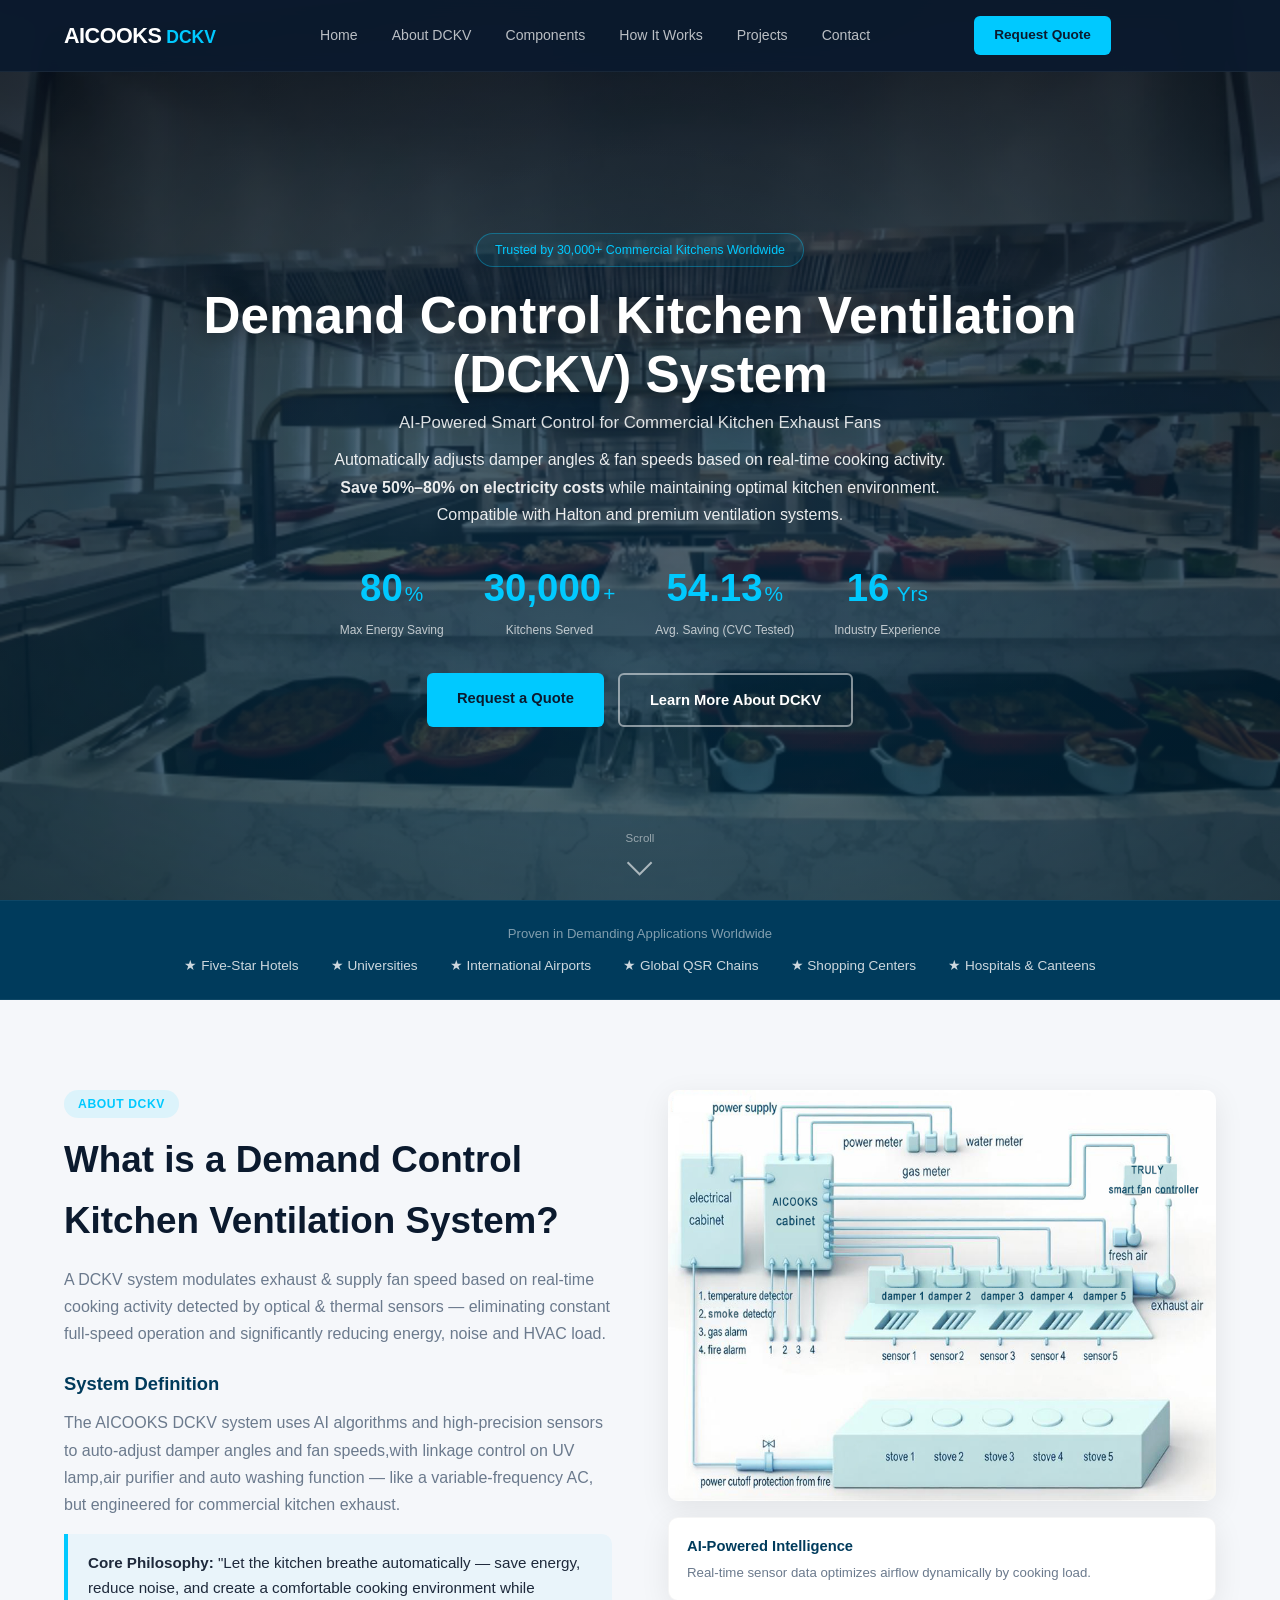
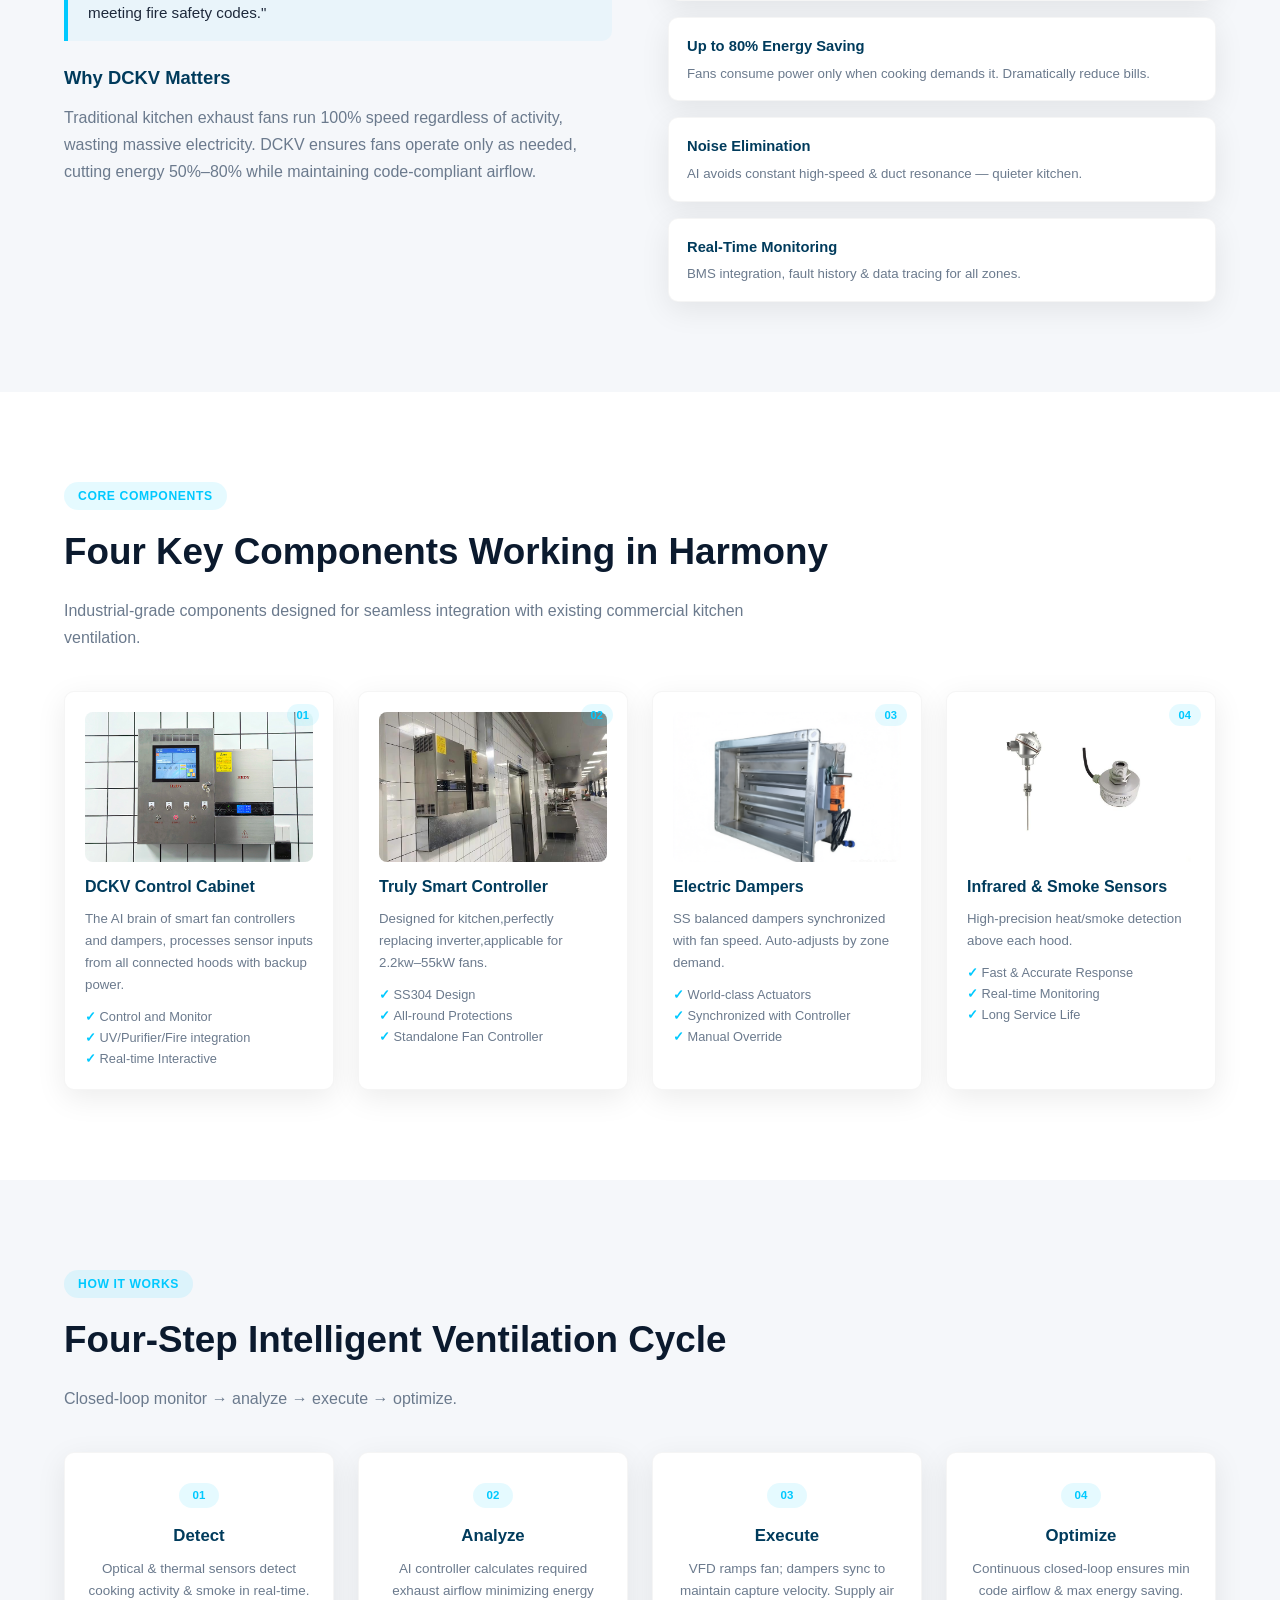
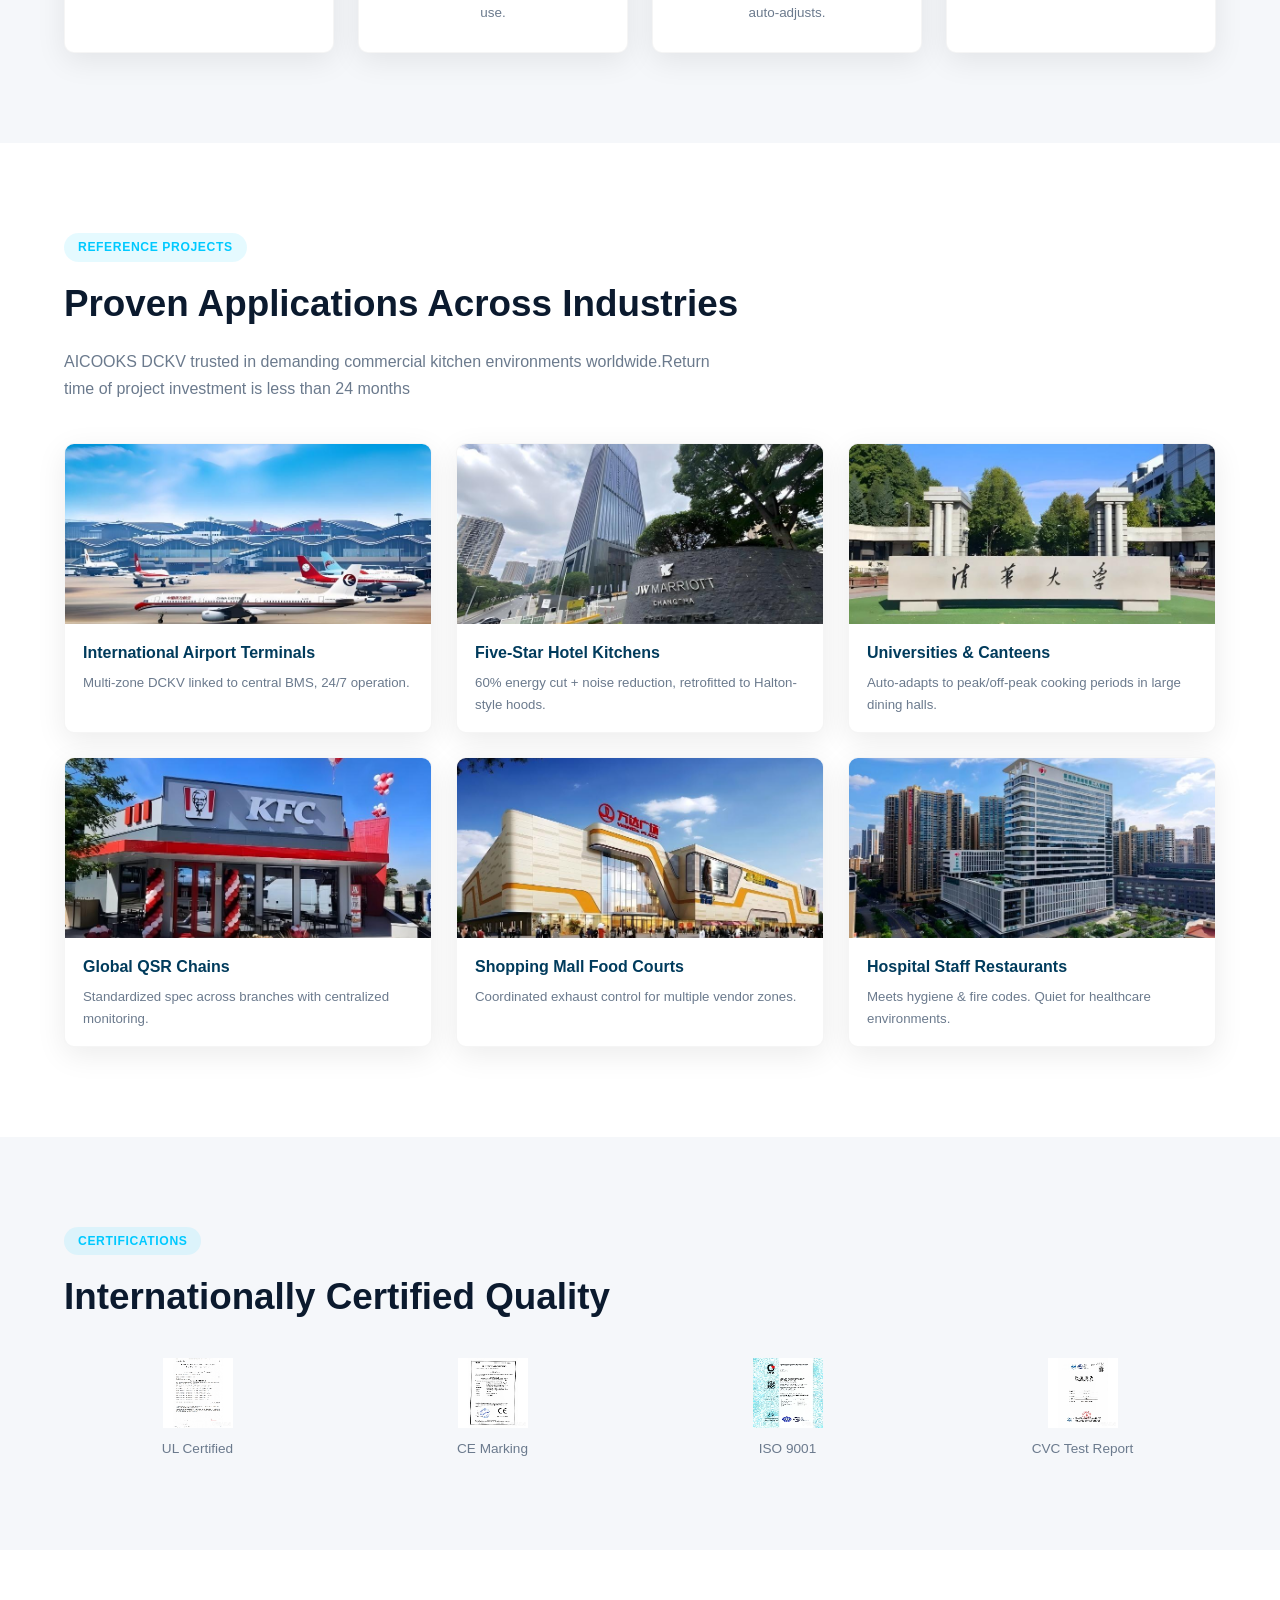
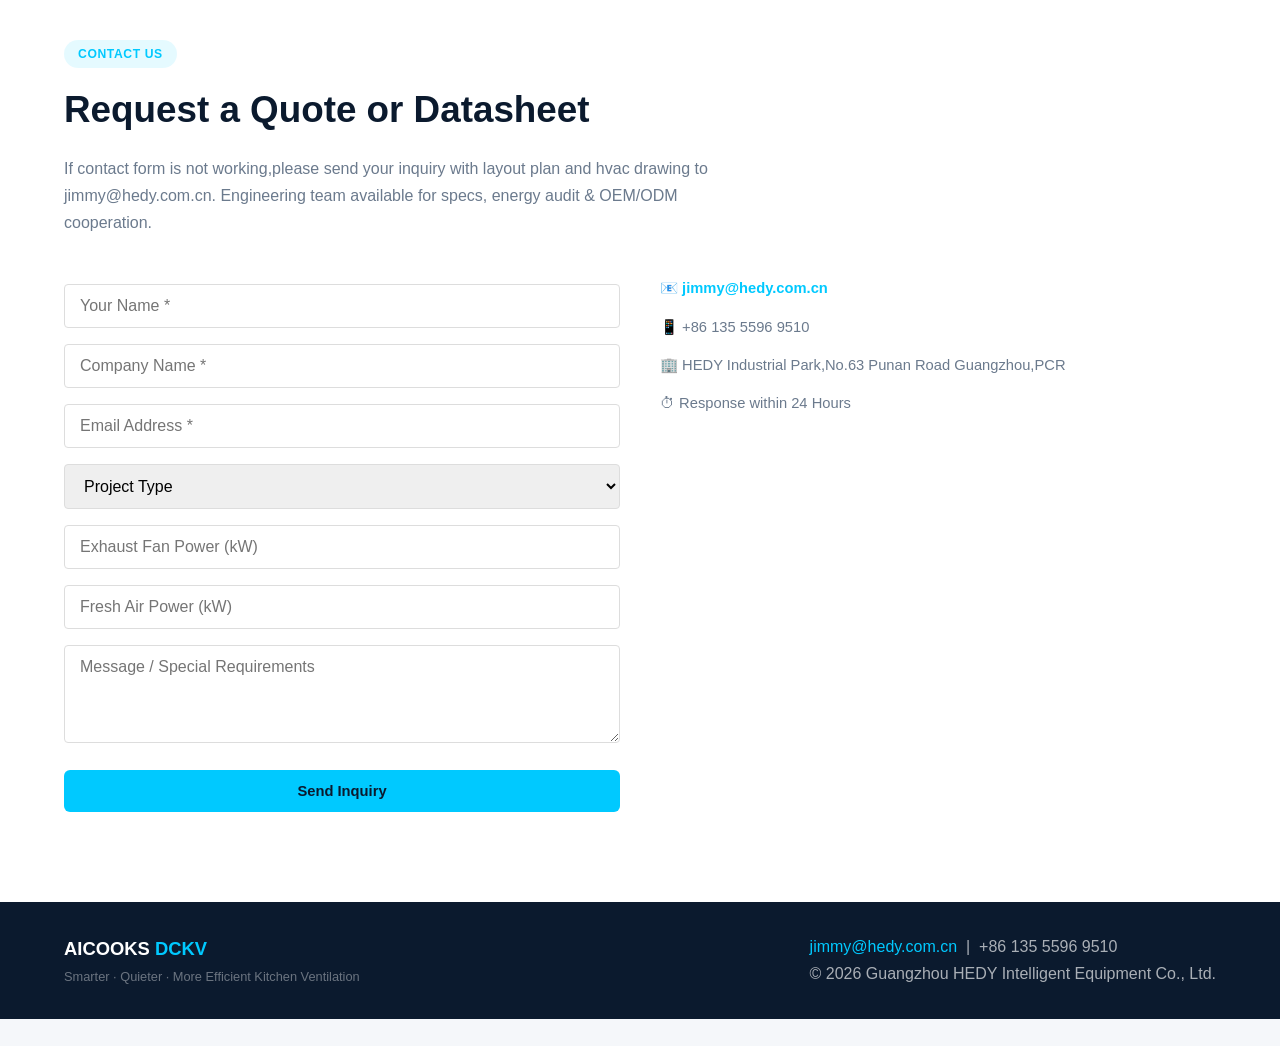
<file: index.html>
<!DOCTYPE html>
<html lang="en">
<head>
<meta charset="UTF-8">
<meta name="viewport" content="width=device-width, initial-scale=1.0">
<title>AICOOKS DCKV | Demand Control Kitchen Ventilation System – Up to 80% Energy Saving</title>
<meta name="description" content="AICOOKS DCKV – Demand Control Kitchen Ventilation System for commercial kitchens. Save 50–80% energy with AI-powered VFD control, sensors & dampers. Compatible with Halton systems. UL & CE Certified.">
<meta name="keywords" content="DCKV system, demand control kitchen ventilation, commercial kitchen exhaust VFD, Halton compatible DCKV, energy saving kitchen hood, kitchen exhaust controller China manufacturer">
<link rel="canonical" href="https://aicooks-dckv.com/">
<meta property="og:title" content="AICOOKS DCKV – Demand Control Kitchen Ventilation System">
<meta property="og:description" content="Smart DCKV & VFD panels for commercial kitchen exhaust. Save up to 80% energy. Compatible with Halton systems.Return of Investment less than 24 months">
<meta property="og:type" content="website">
<meta property="og:url" content="https://aicooks-dckv.com/">
<meta property="og:image" content="https://aicooks-dckv.com/images/hero-bg.png">
<link rel="stylesheet" href="styles.css">
</head>
<body>

<!-- Navbar -->
<nav class="navbar" id="navbar">
  <div class="container nav-inner">
    <a href="#home" class="logo">
      <span class="logo-brand">AICOOKS</span><span class="logo-dckv"> DCKV</span>
    </a>
    <ul class="nav-links" id="navLinks">
      <li><a href="#home" class="nav-link active">Home</a></li>
      <li><a href="#about" class="nav-link">About DCKV</a></li>
      <li><a href="#components" class="nav-link">Components</a></li>
      <li><a href="#how" class="nav-link">How It Works</a></li>
      <li><a href="#projects" class="nav-link">Projects</a></li>
      <li><a href="#contact" class="nav-link">Contact</a></li>
   </ul>
<a href="" class="btn-nav">Request Quote</a >
<div id="google_translate_element" style="display:inline-block; margin-left:15px;"></div>
    <button class="hamburger" id="hamburger" aria-label="Menu"><span></span><span></span><span></span></button>
  </div>
</nav>

<!-- Hero -->
<section class="hero has-bg" id="home">
  <div class="hero-overlay"></div>
  <div class="container hero-inner">
    <div class="hero-badge">Trusted by 30,000+ Commercial Kitchens Worldwide</div>
    <h1 class="hero-title">
    Demand Control Kitchen Ventilation (DCKV) System
    <span class="hero-sub">AI-Powered Smart Control for Commercial Kitchen Exhaust Fans</span>
</h1>
    <p class="hero-desc">
      Automatically adjusts damper angles & fan speeds based on real-time cooking activity.<br>
      <strong>Save 50%–80% on electricity costs</strong> while maintaining optimal kitchen environment.<br>
      Compatible with Halton and premium ventilation systems.
    </p>
    <div class="hero-stats">
      <div class="stat"><span class="stat-num" data-target="80">0</span><span class="stat-unit">%</span><span class="stat-label">Max Energy Saving</span></div>
      <div class="stat"><span class="stat-num" data-target="30000">0</span><span class="stat-unit">+</span><span class="stat-label">Kitchens Served</span></div>
      <div class="stat"><span class="stat-num" data-target="54.13">0</span><span class="stat-unit">%</span><span class="stat-label">Avg. Saving (CVC Tested)</span></div>
      <div class="stat"><span class="stat-num" data-target="16">0</span><span class="stat-unit"> Yrs</span><span class="stat-label">Industry Experience</span></div>
    </div>
    <div class="hero-btns">
      <a href="#contact" class="btn btn-primary">Request a Quote</a>
      <a href="#about" class="btn btn-outline">Learn More About DCKV</a>
    </div>
  </div>
  <div class="scroll-hint"><span>Scroll</span><div class="scroll-arrow"></div></div>
</section>

<!-- Trust Bar -->
<section class="trust-bar">
  <div class="container">
    <p class="trust-heading">Proven in Demanding Applications Worldwide</p>
    <div class="trust-row">
      <span>★ Five-Star Hotels</span>
      <span>★ Universities</span>
      <span>★ International Airports</span>
      <span>★ Global QSR Chains</span>
      <span>★ Shopping Centers</span>
      <span>★ Hospitals & Canteens</span>
    </div>
  </div>
</section>

<!-- About DCKV -->
<section class="section" id="about">
  <div class="container about-grid">
    <div class="about-text">
      <span class="tag">About DCKV</span>
      <h2 class="section-title">What is a Demand Control Kitchen Ventilation System?</h2>
      <p class="section-desc">
        A DCKV system modulates exhaust & supply fan speed based on real-time cooking activity detected by optical & thermal sensors — eliminating constant full-speed operation and significantly reducing energy, noise and HVAC load.
      </p>
      <h3>System Definition</h3>
      <p>The AICOOKS DCKV system uses AI algorithms and high-precision sensors to auto-adjust damper angles and fan speeds,with linkage control on UV lamp,air purifier and auto washing function — like a variable-frequency AC, but engineered for commercial kitchen exhaust.</p>
      <div class="highlight-box">
        <strong>Core Philosophy:</strong> "Let the kitchen breathe automatically — save energy, reduce noise, and create a comfortable cooking environment while meeting fire safety codes."
      </div>
      <h3>Why DCKV Matters</h3>
      <p>Traditional kitchen exhaust fans run 100% speed regardless of activity, wasting massive electricity. DCKV ensures fans operate only as needed, cutting energy 50%–80% while maintaining code-compliant airflow.</p>
    </div>
    <div class="about-side">
      <img src="images/system diagram.jpg" alt="DCKV system diagram showing airflow and sensor placement" class="about-img">
      <div class="mini-card"><h4>AI-Powered Intelligence</h4><p>Real-time sensor data optimizes airflow dynamically by cooking load.</p></div>
      <div class="mini-card"><h4>Up to 80% Energy Saving</h4><p>Fans consume power only when cooking demands it. Dramatically reduce bills.</p></div>
      <div class="mini-card"><h4>Noise Elimination</h4><p>AI avoids constant high-speed & duct resonance — quieter kitchen.</p></div>
      <div class="mini-card"><h4>Real-Time Monitoring</h4><p>BMS integration, fault history & data tracing for all zones.</p></div>
    </div>
  </div>
</section>

<!-- Components (4 in a row) -->
<section class="section section-alt" id="components">
  <div class="container">
    <span class="tag">Core Components</span>
    <h2 class="section-title">Four Key Components Working in Harmony</h2>
    <p class="section-desc">Industrial-grade components designed for seamless integration with existing commercial kitchen ventilation.</p>
    <div class="comp-grid">
      <div class="comp-card fade">
        <span class="comp-no">01</span>
        <img src="images/aicooks cabinet.jpg" alt="DCKV Control Cabinet with VFD drives" class="comp-img">
        <h3>DCKV Control Cabinet</h3>
        <p>The AI brain of smart fan controllers and dampers, processes sensor inputs from all connected hoods with backup power.</p>
        <ul><li>Control and Monitor</li><li>UV/Purifier/Fire integration</li><li>Real-time Interactive</li></ul>
      </div>
      <div class="comp-card fade">
        <span class="comp-no">02</span>
        <img src="images/controller.jpg" alt="Truly Smart Controller" class="comp-img">
        <h3>Truly Smart Controller</h3>
        <p>Designed for kitchen,perfectly replacing inverter,applicable for 2.2kw–55kW fans.</p>
        <ul><li>SS304 Design</li><li>All-round Protections</li><li>Standalone Fan Controller</li></ul>
      </div>
      <div class="comp-card fade">
        <span class="comp-no">03</span>
        <img src="images/damper.png" alt="Electric modulating damper" class="comp-img">
        <h3>Electric Dampers</h3>
        <p>SS balanced dampers synchronized with fan speed. Auto-adjusts by zone demand.</p>
        <ul><li>World-class Actuators</li><li>Synchronized with Controller</li><li>Manual Override</li></ul>
      </div>
      <div class="comp-card fade">
        <span class="comp-no">04</span>
        <img src="images/sensor.jpg" alt="Infrared & smoke sensors for DCKV" class="comp-img">
        <h3>Infrared & Smoke Sensors</h3>
        <p>High-precision heat/smoke detection above each hood.</p>
        <ul><li>Fast & Accurate Response</li><li>Real-time Monitoring</li><li>Long Service Life</li></ul>
      </div>
    </div>
  </div>
</section>

<!-- How It Works -->
<section class="section" id="how">
  <div class="container">
    <span class="tag">How It Works</span>
    <h2 class="section-title">Four-Step Intelligent Ventilation Cycle</h2>
    <p class="section-desc">Closed-loop monitor → analyze → execute → optimize.</p>
    <div class="step-grid">
      <div class="step-card fade"><div class="step-no">01</div><h3>Detect</h3><p>Optical & thermal sensors detect cooking activity & smoke in real-time.</p></div>
      <div class="step-card fade"><div class="step-no">02</div><h3>Analyze</h3><p>AI controller calculates required exhaust airflow minimizing energy use.</p></div>
      <div class="step-card fade"><div class="step-no">03</div><h3>Execute</h3><p>VFD ramps fan; dampers sync to maintain capture velocity. Supply air auto-adjusts.</p></div>
      <div class="step-card fade"><div class="step-no">04</div><h3>Optimize</h3><p>Continuous closed-loop ensures min code airflow & max energy saving.</p></div>
    </div>
  </div>
</section>

<!-- Projects (3×2 = 6) -->
<section class="section section-alt" id="projects">
  <div class="container">
    <span class="tag">Reference Projects</span>
    <h2 class="section-title">Proven Applications Across Industries</h2>
    <p class="section-desc">AICOOKS DCKV trusted in demanding commercial kitchen environments worldwide.Return time of project investment is less than 24 months</p>
    <div class="proj-grid">
      <div class="proj-card fade"><img src="images/case-airport.jpg" alt="Airport DCKV" class="proj-img"><div class="proj-body"><h3>International Airport Terminals</h3><p>Multi-zone DCKV linked to central BMS, 24/7 operation.</p></div></div>
      <div class="proj-card fade"><img src="images/case-hotel.jpg" alt="Hotel DCKV" class="proj-img"><div class="proj-body"><h3>Five-Star Hotel Kitchens</h3><p>60% energy cut + noise reduction, retrofitted to Halton-style hoods.</p></div></div>
      <div class="proj-card fade"><img src="images/case-university.jpg" alt="University DCKV" class="proj-img"><div class="proj-body"><h3>Universities & Canteens</h3><p>Auto-adapts to peak/off-peak cooking periods in large dining halls.</p></div></div>
      <div class="proj-card fade"><img src="images/case-qsr.jpg" alt="QSR DCKV" class="proj-img"><div class="proj-body"><h3>Global QSR Chains</h3><p>Standardized spec across branches with centralized monitoring.</p></div></div>
      <div class="proj-card fade"><img src="images/case-mall.jpg" alt="Mall Foodcourt DCKV" class="proj-img"><div class="proj-body"><h3>Shopping Mall Food Courts</h3><p>Coordinated exhaust control for multiple vendor zones.</p></div></div>
      <div class="proj-card fade"><img src="images/case-hospital.jpg" alt="Hospital DCKV" class="proj-img"><div class="proj-body"><h3>Hospital Staff Restaurants</h3><p>Meets hygiene & fire codes. Quiet for healthcare environments.</p></div></div>
    </div>
  </div>
</section>

<!-- Certifications -->
<section class="section">
  <div class="container">
    <span class="tag">Certifications</span>
    <h2 class="section-title">Internationally Certified Quality</h2>
    <div class="cert-grid">
      <div class="cert-item fade"><img src="images/certificate ul.png" alt="UL" class="cert-img"><p>UL Certified</p></div>
      <div class="cert-item fade"><img src="images/certificate ce.png" alt="CE" class="cert-img"><p>CE Marking</p></div>
      <div class="cert-item fade"><img src="images/certificate iso9001.png" alt="ISO 9001" class="cert-img"><p>ISO 9001</p></div>
      <div class="cert-item fade"><img src="images/certificate cvc.png" alt="CVC Test Report" class="cert-img"><p>CVC Test Report</p></div>
    </div>
  </div>
</section>

<!-- Contact -->
<section class="section section-alt" id="contact">
  <div class="container">
    <span class="tag">Contact Us</span>
    <h2 class="section-title">Request a Quote or Datasheet</h2>
    <p class="section-desc">If contact form is not working,please send your inquiry with layout plan and hvac drawing to jimmy@hedy.com.cn. Engineering team available for specs, energy audit & OEM/ODM cooperation.</p >

    <!-- 左右两栏布局：表单 + 联系信息，自动并排 -->
    <div class="contact-wrap" style="display: grid; grid-template-columns: 1fr 1fr; gap: 40px; align-items: start;">
      <!-- 左侧表单 -->
      <div>
        <form id="contactForm" action="https://api.web3forms.com/submit" method="POST">
          <input type="hidden" name="access_key" value="5befd1ff-9cb9-48b8-8c54-34ddc913381e">
          <input type="hidden" name="subject" value="New Inquiry from AICOOKS Website">
          <input type="hidden" name="botcheck" style="display: none;">

          <!-- 统一字体、尺寸，全部输入框样式完全统一 -->
          <input type="text" name="name" placeholder="Your Name *" required style="width:100%; padding:12px 15px; margin:8px 0; border:1px solid #ddd; border-radius:4px; box-sizing:border-box; font-family:inherit; font-size:16px;">
          <input type="text" name="company" placeholder="Company Name *" required style="width:100%; padding:12px 15px; margin:8px 0; border:1px solid #ddd; border-radius:4px; box-sizing:border-box; font-family:inherit; font-size:16px;">
          <input type="email" name="email" placeholder="Email Address *" required style="width:100%; padding:12px 15px; margin:8px 0; border:1px solid #ddd; border-radius:4px; box-sizing:border-box; font-family:inherit; font-size:16px;">
          
          <select name="projectType" required style="width:100%; padding:12px 15px; margin:8px 0; border:1px solid #ddd; border-radius:4px; box-sizing:border-box; font-family:inherit; font-size:16px;">
            <option value="">Project Type</option>
            <option>New Build</option>
            <option>Retrofit</option>
            <option>Distributor</option>
            <option>OEM/ODM</option>
          </select>

          <input type="text" name="exhaustPower" placeholder="Exhaust Fan Power (kW)" style="width:100%; padding:12px 15px; margin:8px 0; border:1px solid #ddd; border-radius:4px; box-sizing:border-box; font-family:inherit; font-size:16px;">
          <input type="text" name="freshPower" placeholder="Fresh Air Power (kW)" style="width:100%; padding:12px 15px; margin:8px 0; border:1px solid #ddd; border-radius:4px; box-sizing:border-box; font-family:inherit; font-size:16px;">
          
          <!-- 文本域继承全局字体，和其他输入框完全一致 -->
          <textarea name="message" placeholder="Message / Special Requirements" rows="4" style="width:100%; padding:12px 15px; margin:8px 0; border:1px solid #ddd; border-radius:4px; box-sizing:border-box; font-family:inherit; font-size:16px;"></textarea>

          <button class="btn btn-primary" type="submit" style="width:100%; padding:13px; margin-top:10px;">Send Inquiry</button>
        </form>

        <script>
          const form = document.getElementById("contactForm");
          form.addEventListener("submit", async function (e) {
            e.preventDefault();
            const formData = new FormData(form);
            const res = await fetch(form.action, {
              method: form.method,
              body: formData
            });
            const result = await res.json();
            if (result.success) {
              alert("Message sent successfully!");
              form.reset();
            } else {
              alert("Failed to send, please try again later");
            }
          });
        </script>
      </div>

      <!-- 右侧联系信息（和表单并排） -->
      <div class="contact-info">
        <p>📧 <a href=" ">jimmy@hedy.com.cn</a ></p >
        <p>📱 +86 135 5596 9510</p >
        <p>🏢 HEDY Industrial Park,No.63 Punan Road Guangzhou,PCR</p >
        <p>⏱ Response within 24 Hours</p >
      </div>
    </div>
  </div>
</section>

<!-- Footer -->
<footer>
  <div class="container footer-inner">
    <div>
      <p class="footer-brand"><strong>AICOOKS <span style="color:#00C9FF">DCKV</span></strong></p>
      <p class="footer-sub">Smarter · Quieter · More Efficient Kitchen Ventilation</p>
    </div>
    <div>
      <p><a href="mailto:jimmy@hedy.com.cn">jimmy@hedy.com.cn</a> &nbsp;|&nbsp; +86 135 5596 9510</p>
      <p>&copy; 2026 Guangzhou HEDY Intelligent Equipment Co., Ltd.</p>
    </div>
  </div>
</footer>
<script type="text/javascript">
/* Counter Animation */
const obs=new IntersectionObserver(entries=>{
entries.forEach(e=>{
  if(e.isIntersecting){
    document.querySelectorAll('.stat-num[data-target]').forEach(el=>{
      const t=+el.dataset.target,n=Math.ceil(t/60);
      let c=0;
      const i=setInterval(()=>{c+=n;if(c>t){el.textContent=t.toLocaleString();clearInterval(i)}else el.textContent=c;},22);
    });
    obs.unobserve(e.target)
  }
})
},{threshold:.4});
obs.observe(document.querySelector('.hero'));

/* Hamburger */
document.getElementById('hamburger').onclick=()=>document.getElementById('navLinks').classList.toggle('open');

/* Active nav on scroll */
const secs=document.querySelectorAll('section[id].nav');
window.addEventListener('scroll',()=>{
  let cur='';
  secs.forEach(s=>{if(window.scrollY>=s.offsetTop-120)cur=s.id;});
  document.querySelectorAll('.nav-link').forEach(a=>a.classList.toggle('active',a.getAttribute('href')=='#'+cur));
});

/* Fade-in 图片淡入逻辑 */
const fObs=new IntersectionObserver(entries=>entries.forEach(e=>{if(e.isIntersecting)e.target.classList.add('visible')}),{threshold:.12});
document.querySelectorAll('.fade').forEach(el=>fObs.observe(el));
</script>
  
<!-- 谷歌翻译页面全部渲染完成之后 -->
<!-- 你原本的翻译初始化脚本，不动 -->
<script type="text/javascript">
// 仅定义初始化函数，删除window.onload绑定
function googleTranslateElementInit() {
    new google.translate.TranslateElement({
        pageLanguage: 'en',
        // 原有语种 + 东南亚语种：id,th,vi,ms,tl,lo,km,my
        includedLanguages: 'zh-CN,zh-TW,ar,en,es,fr,de,ru,pt,it,id,th,vi,ms,tl,lo,km,my,nl,sv,da,pl,hu,ro,bg,el,hr,sk,sl,lv,et,ga,mt,is,sr,hi,ta',
        layout: google.translate.TranslateElement.InlineLayout.SIMPLE,
        autoDisplay: true
    }, 'google_translate_element');
}
</script>
<!-- 引入谷歌核心JS，携带cb回调，加载完成自动执行函数 -->
<script src="https://translate.google.com/translate_a/element.js?cb=googleTranslateElementInit"></script>

<!-- 翻译控件容器 -->
<div id="google_translate_element"></div>
</file>
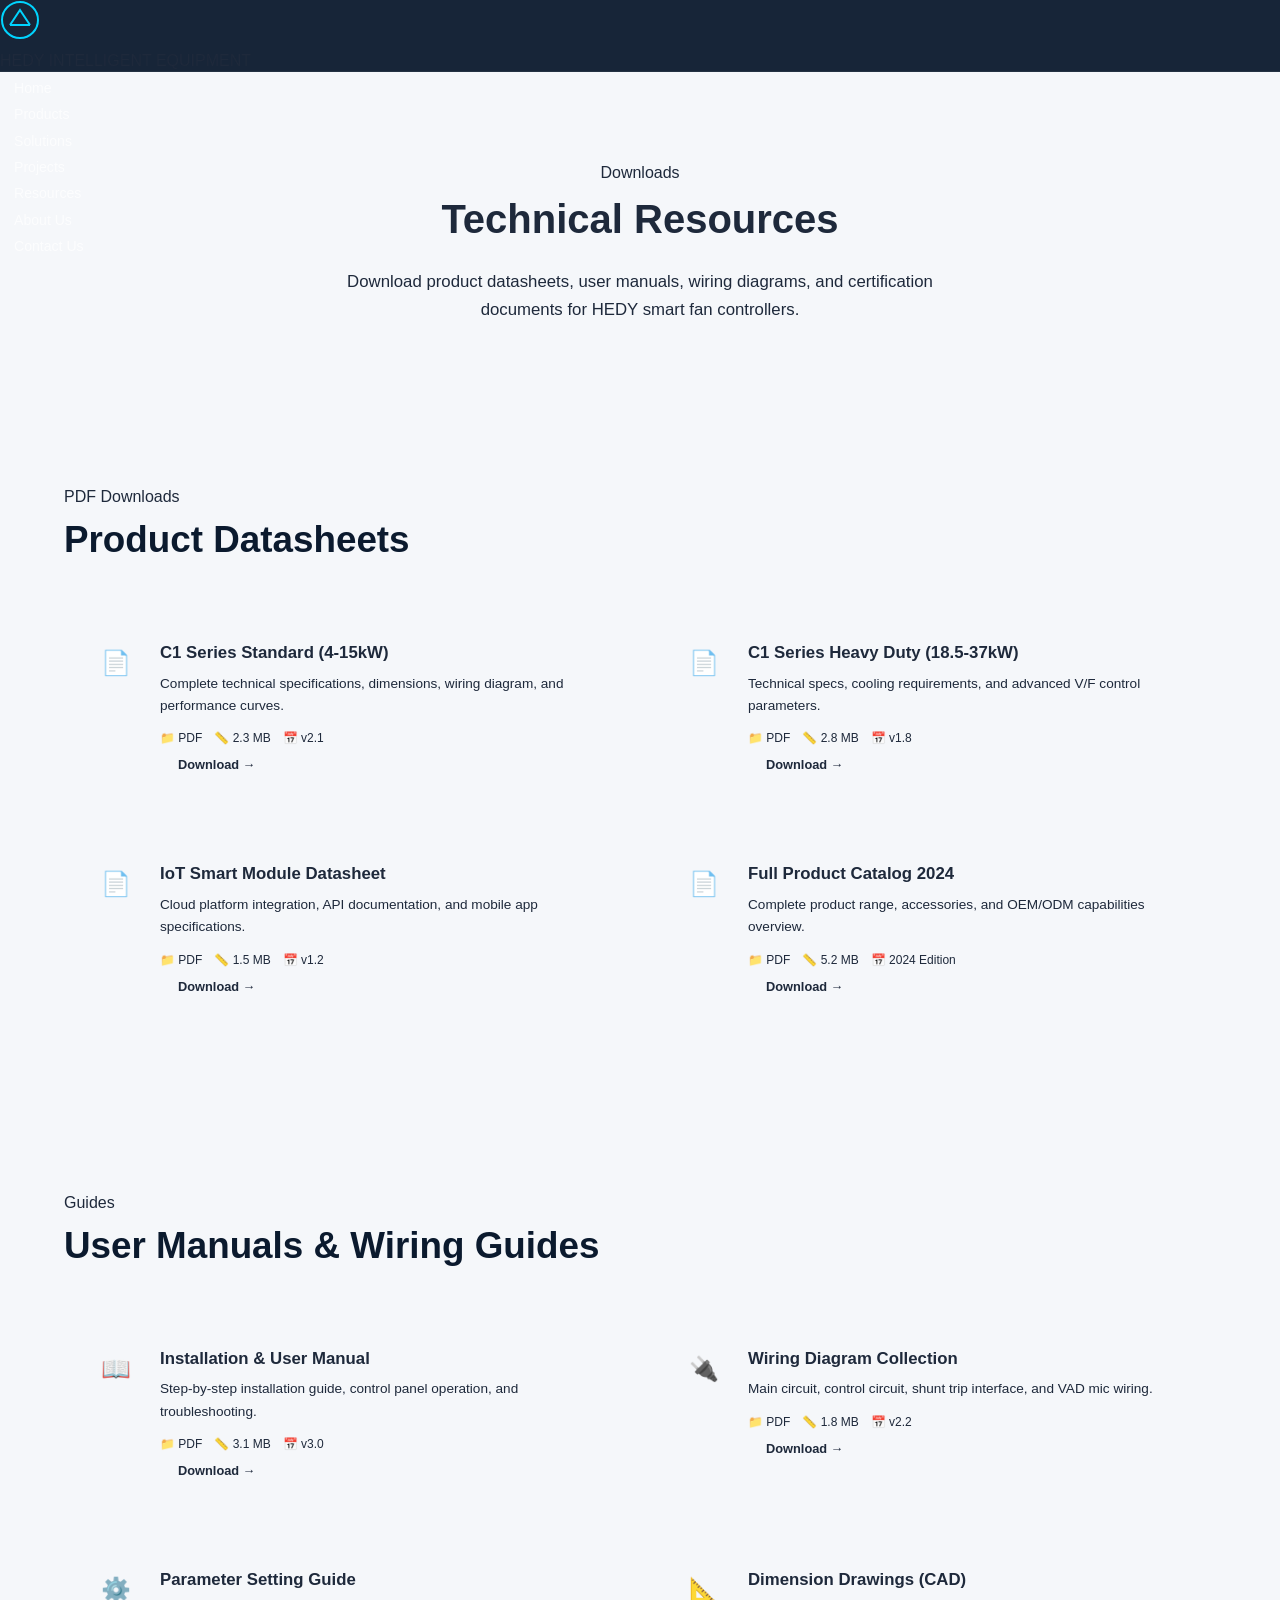
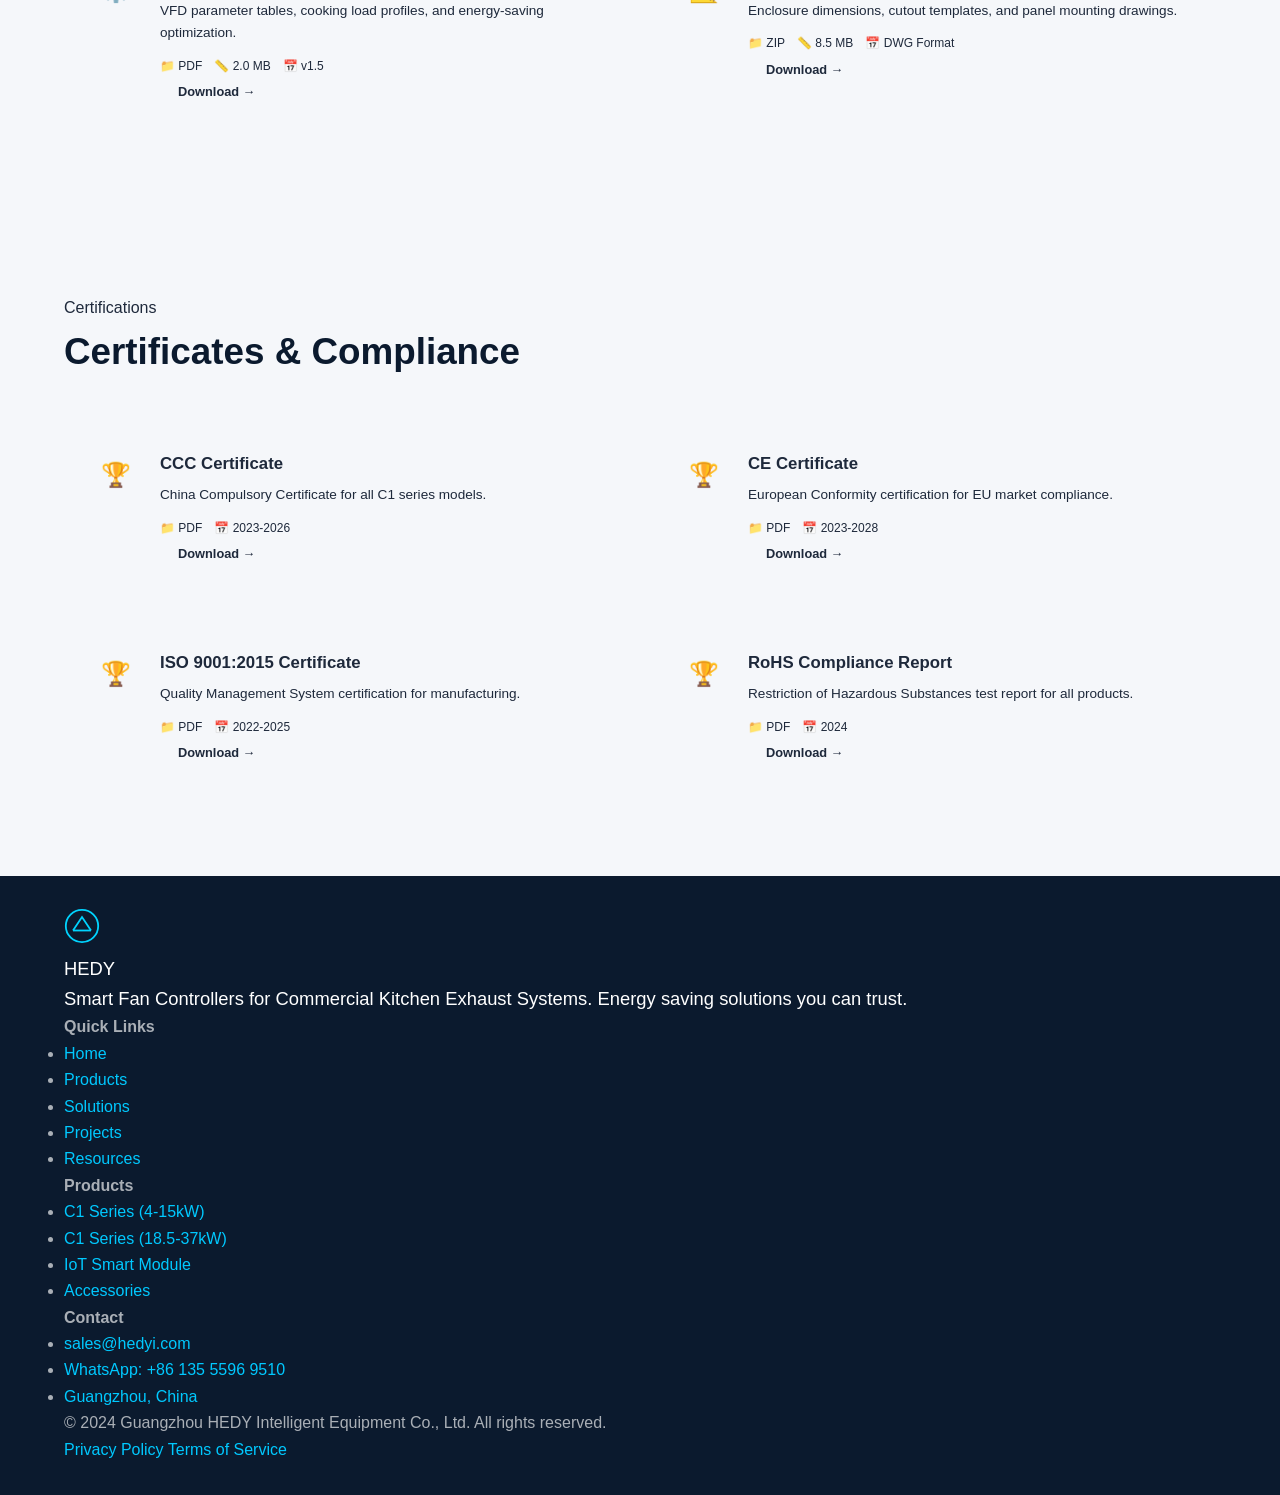
<file: resources.html>
<!DOCTYPE html>
<html lang="en">
<head>
    <meta charset="UTF-8">
    <meta name="viewport" content="width=device-width, initial-scale=1.0">
    <title>Resources - HEDY Intelligent Equipment</title>
    <link rel="stylesheet" href="styles.css">
    <link href="https://fonts.googleapis.com/css2?family=Montserrat:wght@300;400;500;600;700&family=Open+Sans:wght@300;400;600&display=swap" rel="stylesheet">
    <style>
        .resources-hero {
            padding: 160px 24px 80px;
            text-align: center;
            background: var(--bg-section);
        }
        .resources-hero h1 {
            font-size: 2.5rem;
            margin-bottom: 16px;
        }
        .resources-hero p {
            color: var(--text-muted);
            font-size: 1.05rem;
            max-width: 600px;
            margin: 0 auto;
        }
        .resources-section {
            padding: 80px 0;
        }
        .resources-section:nth-child(odd) {
            background: var(--bg-dark);
        }
        .resources-section:nth-child(even) {
            background: var(--bg-section);
        }
        .resource-grid {
            display: grid;
            grid-template-columns: repeat(2, 1fr);
            gap: 24px;
            margin-top: 40px;
        }
        .resource-card {
            background: var(--bg-card);
            border: 1px solid var(--border);
            border-radius: var(--radius);
            padding: 28px;
            display: flex;
            gap: 20px;
            align-items: flex-start;
            transition: all 0.3s;
        }
        .resource-card:hover {
            border-color: rgba(0, 212, 255, 0.3);
            transform: translateY(-2px);
        }
        .resource-icon {
            min-width: 48px;
            height: 48px;
            background: var(--primary-glow);
            border-radius: 10px;
            display: flex;
            align-items: center;
            justify-content: center;
            font-size: 1.5rem;
        }
        .resource-info h3 {
            font-size: 1.05rem;
            margin-bottom: 6px;
        }
        .resource-info p {
            font-size: 0.85rem;
            color: var(--text-muted);
            margin-bottom: 12px;
        }
        .resource-meta {
            display: flex;
            gap: 12px;
            font-size: 0.75rem;
            color: var(--text-muted);
        }
        .resource-meta span {
            display: flex;
            align-items: center;
            gap: 4px;
        }
        .download-btn {
            display: inline-flex;
            align-items: center;
            gap: 6px;
            background: var(--primary);
            color: var(--bg-dark);
            padding: 8px 18px;
            border-radius: 6px;
            font-size: 0.8rem;
            font-weight: 600;
            transition: all 0.3s;
            border: none;
            cursor: pointer;
        }
        .download-btn:hover {
            background: var(--primary-dark);
        }
        @media (max-width: 768px) {
            .resource-grid {
                grid-template-columns: 1fr;
            }
            .resources-hero h1 {
                font-size: 1.8rem;
            }
        }
    </style>
</head>
<body>
    <!-- Navigation (same as index.html) -->
    <nav class="navbar" id="navbar">
        <div class="nav-container">
            <div class="nav-logo">
                <div class="logo-icon">
                    <svg viewBox="0 0 40 40" width="40" height="40">
                        <circle cx="20" cy="20" r="18" fill="none" stroke="#00d4ff" stroke-width="2"/>
                        <path d="M10 25 L20 10 L30 25" fill="none" stroke="#00d4ff" stroke-width="2"/>
                        <line x1="10" y1="25" x2="30" y2="25" stroke="#00d4ff" stroke-width="2"/>
                    </svg>
                </div>
                <div class="logo-text">
                    <span class="logo-main">HEDY</span>
                    <span class="logo-sub">INTELLIGENT EQUIPMENT</span>
                </div>
            </div>
            <ul class="nav-menu" id="nav-menu">
                <li><a href="index.html#home" class="nav-link">Home</a></li>
                <li><a href="index.html#products" class="nav-link">Products</a></li>
                <li><a href="index.html#solutions" class="nav-link">Solutions</a></li>
                <li><a href="index.html#projects" class="nav-link">Projects</a></li>
                <li><a href="resources.html" class="nav-link active">Resources</a></li>
                <li><a href="index.html#about" class="nav-link">About Us</a></li>
                <li><a href="index.html#contact" class="nav-link nav-cta">Contact Us</a></li>
            </ul>
            <div class="nav-toggle" id="nav-toggle">
                <span></span>
                <span></span>
                <span></span>
            </div>
        </div>
    </nav>

    <!-- Resources Hero -->
    <section class="resources-hero">
        <div class="container">
            <span class="section-tag">Downloads</span>
            <h1>Technical Resources</h1>
            <p>Download product datasheets, user manuals, wiring diagrams, and certification documents for HEDY smart fan controllers.</p>
        </div>
    </section>

    <!-- Product Datasheets -->
    <section class="resources-section">
        <div class="container">
            <div class="section-header">
                <span class="section-tag">PDF Downloads</span>
                <h2 class="section-title">Product Datasheets</h2>
            </div>
            <div class="resource-grid">
                <div class="resource-card">
                    <div class="resource-icon">📄</div>
                    <div class="resource-info">
                        <h3>C1 Series Standard (4-15kW)</h3>
                        <p>Complete technical specifications, dimensions, wiring diagram, and performance curves.</p>
                        <div class="resource-meta">
                            <span>📁 PDF</span>
                            <span>📏 2.3 MB</span>
                            <span>📅 v2.1</span>
                        </div>
                        <button class="download-btn">Download →</button>
                    </div>
                </div>
                <div class="resource-card">
                    <div class="resource-icon">📄</div>
                    <div class="resource-info">
                        <h3>C1 Series Heavy Duty (18.5-37kW)</h3>
                        <p>Technical specs, cooling requirements, and advanced V/F control parameters.</p>
                        <div class="resource-meta">
                            <span>📁 PDF</span>
                            <span>📏 2.8 MB</span>
                            <span>📅 v1.8</span>
                        </div>
                        <button class="download-btn">Download →</button>
                    </div>
                </div>
                <div class="resource-card">
                    <div class="resource-icon">📄</div>
                    <div class="resource-info">
                        <h3>IoT Smart Module Datasheet</h3>
                        <p>Cloud platform integration, API documentation, and mobile app specifications.</p>
                        <div class="resource-meta">
                            <span>📁 PDF</span>
                            <span>📏 1.5 MB</span>
                            <span>📅 v1.2</span>
                        </div>
                        <button class="download-btn">Download →</button>
                    </div>
                </div>
                <div class="resource-card">
                    <div class="resource-icon">📄</div>
                    <div class="resource-info">
                        <h3>Full Product Catalog 2024</h3>
                        <p>Complete product range, accessories, and OEM/ODM capabilities overview.</p>
                        <div class="resource-meta">
                            <span>📁 PDF</span>
                            <span>📏 5.2 MB</span>
                            <span>📅 2024 Edition</span>
                        </div>
                        <button class="download-btn">Download →</button>
                    </div>
                </div>
            </div>
        </div>
    </section>

    <!-- User Manuals -->
    <section class="resources-section">
        <div class="container">
            <div class="section-header">
                <span class="section-tag">Guides</span>
                <h2 class="section-title">User Manuals & Wiring Guides</h2>
            </div>
            <div class="resource-grid">
                <div class="resource-card">
                    <div class="resource-icon">📖</div>
                    <div class="resource-info">
                        <h3>Installation & User Manual</h3>
                        <p>Step-by-step installation guide, control panel operation, and troubleshooting.</p>
                        <div class="resource-meta">
                            <span>📁 PDF</span>
                            <span>📏 3.1 MB</span>
                            <span>📅 v3.0</span>
                        </div>
                        <button class="download-btn">Download →</button>
                    </div>
                </div>
                <div class="resource-card">
                    <div class="resource-icon">🔌</div>
                    <div class="resource-info">
                        <h3>Wiring Diagram Collection</h3>
                        <p>Main circuit, control circuit, shunt trip interface, and VAD mic wiring.</p>
                        <div class="resource-meta">
                            <span>📁 PDF</span>
                            <span>📏 1.8 MB</span>
                            <span>📅 v2.2</span>
                        </div>
                        <button class="download-btn">Download →</button>
                    </div>
                </div>
                <div class="resource-card">
                    <div class="resource-icon">⚙️</div>
                    <div class="resource-info">
                        <h3>Parameter Setting Guide</h3>
                        <p>VFD parameter tables, cooking load profiles, and energy-saving optimization.</p>
                        <div class="resource-meta">
                            <span>📁 PDF</span>
                            <span>📏 2.0 MB</span>
                            <span>📅 v1.5</span>
                        </div>
                        <button class="download-btn">Download →</button>
                    </div>
                </div>
                <div class="resource-card">
                    <div class="resource-icon">📐</div>
                    <div class="resource-info">
                        <h3>Dimension Drawings (CAD)</h3>
                        <p>Enclosure dimensions, cutout templates, and panel mounting drawings.</p>
                        <div class="resource-meta">
                            <span>📁 ZIP</span>
                            <span>📏 8.5 MB</span>
                            <span>📅 DWG Format</span>
                        </div>
                        <button class="download-btn">Download →</button>
                    </div>
                </div>
            </div>
        </div>
    </section>

    <!-- Certifications -->
    <section class="resources-section">
        <div class="container">
            <div class="section-header">
                <span class="section-tag">Certifications</span>
                <h2 class="section-title">Certificates & Compliance</h2>
            </div>
            <div class="resource-grid">
                <div class="resource-card">
                    <div class="resource-icon">🏆</div>
                    <div class="resource-info">
                        <h3>CCC Certificate</h3>
                        <p>China Compulsory Certificate for all C1 series models.</p>
                        <div class="resource-meta">
                            <span>📁 PDF</span>
                            <span>📅 2023-2026</span>
                        </div>
                        <button class="download-btn">Download →</button>
                    </div>
                </div>
                <div class="resource-card">
                    <div class="resource-icon">🏆</div>
                    <div class="resource-info">
                        <h3>CE Certificate</h3>
                        <p>European Conformity certification for EU market compliance.</p>
                        <div class="resource-meta">
                            <span>📁 PDF</span>
                            <span>📅 2023-2028</span>
                        </div>
                        <button class="download-btn">Download →</button>
                    </div>
                </div>
                <div class="resource-card">
                    <div class="resource-icon">🏆</div>
                    <div class="resource-info">
                        <h3>ISO 9001:2015 Certificate</h3>
                        <p>Quality Management System certification for manufacturing.</p>
                        <div class="resource-meta">
                            <span>📁 PDF</span>
                            <span>📅 2022-2025</span>
                        </div>
                        <button class="download-btn">Download →</button>
                    </div>
                </div>
                <div class="resource-card">
                    <div class="resource-icon">🏆</div>
                    <div class="resource-info">
                        <h3>RoHS Compliance Report</h3>
                        <p>Restriction of Hazardous Substances test report for all products.</p>
                        <div class="resource-meta">
                            <span>📁 PDF</span>
                            <span>📅 2024</span>
                        </div>
                        <button class="download-btn">Download →</button>
                    </div>
                </div>
            </div>
        </div>
    </section>

    <!-- Footer (same as index.html) -->
    <footer class="footer">
        <div class="container">
            <div class="footer-grid">
                <div class="footer-brand">
                    <div class="footer-logo">
                        <div class="logo-icon">
                            <svg viewBox="0 0 40 40" width="36" height="36">
                                <circle cx="20" cy="20" r="18" fill="none" stroke="#00d4ff" stroke-width="2"/>
                                <path d="M10 25 L20 10 L30 25" fill="none" stroke="#00d4ff" stroke-width="2"/>
                                <line x1="10" y1="25" x2="30" y2="25" stroke="#00d4ff" stroke-width="2"/>
                            </svg>
                        </div>
                        <span class="logo-main">HEDY</span>
                    </div>
                    <p>Smart Fan Controllers for Commercial Kitchen Exhaust Systems. Energy saving solutions you can trust.</p>
                </div>
                <div class="footer-links">
                    <h4>Quick Links</h4>
                    <ul>
                        <li><a href="index.html#home">Home</a></li>
                        <li><a href="index.html#products">Products</a></li>
                        <li><a href="index.html#solutions">Solutions</a></li>
                        <li><a href="index.html#projects">Projects</a></li>
                        <li><a href="resources.html">Resources</a></li>
                    </ul>
                </div>
                <div class="footer-links">
                    <h4>Products</h4>
                    <ul>
                        <li><a href="#">C1 Series (4-15kW)</a></li>
                        <li><a href="#">C1 Series (18.5-37kW)</a></li>
                        <li><a href="#">IoT Smart Module</a></li>
                        <li><a href="#">Accessories</a></li>
                    </ul>
                </div>
                <div class="footer-links">
                    <h4>Contact</h4>
                    <ul>
                        <li><a href="mailto:sales@hedyi.com">sales@hedyi.com</a></li>
                        <li><a href="#">WhatsApp: +86 135 5596 9510</a></li>
                        <li><a href="#">Guangzhou, China</a></li>
                    </ul>
                </div>
            </div>
            <div class="footer-bottom">
                <p>&copy; 2024 Guangzhou HEDY Intelligent Equipment Co., Ltd. All rights reserved.</p>
                <div class="footer-bottom-links">
                    <a href="#">Privacy Policy</a>
                    <a href="#">Terms of Service</a>
                </div>
            </div>
        </div>
    </footer>

    <script src="script.js"></script>
</body>
</html>
</file>
<file: styles.css>
/* ===== Vars ===== */
:root{
  --blue:#003B5C;--accent:#00C9FF;--dark:#0B1A2E;--light:#F5F7FA;
  --gray:#6B7A8D;--white:#fff;--radius:10px;--shadow:0 8px 30px rgba(0,0,0,.08);
  --trans:.3s ease;
}
*{margin:0;padding:0;box-sizing:border-box}
html{scroll-behavior:smooth;scroll-padding-top:72px}
body{font-family:'Segoe UI',Roboto,'Helvetica Neue',Arial,sans-serif;color:#1E293B;background:var(--light);line-height:1.65}
img{max-width:100%;display:block}
a{color:var(--accent);text-decoration:none;transition:var(--trans)}
.container{max-width:1200px;margin:auto;padding:0 24px}

/* === Navbar === */
.navbar{position:fixed;top:0;left:0;width:100%;background:rgba(11,26,46,.95);backdrop-filter:blur(10px);z-index:999;height:72px;border-bottom:1px solid rgba(255,255,255,.06)}
.nav-inner{display:flex;align-items:center;justify-content:space-between;height:100%}
.logo-brand{color:var(--white);font-weight:800;font-size:1.35rem;letter-spacing:-.5px}
.logo-dckv{color:var(--accent);font-weight:600;font-size:1.1rem}
.nav-links{display:flex;gap:6px;list-style:none}
.nav-link{padding:8px 14px;color:rgba(255,255,255,.72);font-size:.88rem;border-radius:6px;transition:var(--trans)}
.nav-link:hover,.nav-link.active{color:var(--white);background:rgba(0,201,255,.12)}
.btn-nav{background:var(--accent);color:var(--dark);padding:8px 20px;border-radius:6px;font-weight:600;font-size:.85rem;transition:var(--trans)}
.btn-nav:hover{background:#00b4e6;transform:translateY(-1px)}
.hamburger{display:none;flex-direction:column;gap:5px;background:none;border:none;cursor:pointer}
.hamburger span{width:22px;height:2px;background:var(--white);border-radius:2px}

/* === Hero === */
.hero{min-height:100vh;display:flex;align-items:center;justify-content:center;text-align:center;color:var(--white);position:relative;overflow:hidden}
.hero.has-bg{background:linear-gradient(rgba(11,26,46,.78),rgba(0,59,92,.65)),url('images/hero-bg.png') center/cover no-repeat}
.hero-overlay{position:absolute;inset:0;background:radial-gradient(ellipse at center,transparent 30%,rgba(0,0,0,.35))}
.hero-inner{position:relative;z-index:2;padding:140px 24px 80px;max-width:960px}
.hero-badge{display:inline-block;padding:6px 18px;border:1px solid rgba(0,201,255,.35);border-radius:50px;font-size:.78rem;color:var(--accent);margin-bottom:20px;background:rgba(0,201,255,.08)}
.hero-title{font-size:clamp(2rem,5vw,3.2rem);font-weight:800;line-height:1.15;margin-bottom:14px;text-shadow:0 2px 20px rgba(0,0,0,.5)}
.hero-sub{display:block;font-size:1.05rem;font-weight:400;opacity:.85;margin-top:8px} 
.hero-desc{font-size:1rem;opacity:.9;max-width:700px;margin:0 auto 28px;line-height:1.7}
.hero-stats{display:flex;justify-content:center;gap:40px;flex-wrap:wrap;margin-bottom:32px}
.stat{text-align:center}
.stat-num{font-size:2.4rem;font-weight:800;color:var(--accent)}
.stat-unit{font-size:1.3rem;color:var(--accent);margin-left:2px}
.stat-label{display:block;font-size:.75rem;opacity:.7;margin-top:2px}
.hero-btns{display:flex;justify-content:center;gap:14px;flex-wrap:wrap}
.btn{padding:13px 30px;border-radius:6px;font-weight:600;font-size:.92rem;cursor:pointer;border:none;transition:var(--trans);display:inline-block}
.btn-primary{background:var(--accent);color:var(--dark)}
.btn-primary:hover{background:#00b4e6;transform:translateY(-2px);box-shadow:0 6px 24px rgba(0,201,255,.35)}
.btn-outline{background:transparent;color:var(--white);border:2px solid rgba(255,255,255,.5)}
.btn-outline:hover{background:rgba(255,255,255,.08);border-color:var(--white)}
.scroll-hint{position:absolute;bottom:28px;left:50%;transform:translateX(-50%);color:rgba(255,255,255,.5);font-size:.72rem;z-index:2}
.scroll-arrow{width:18px;height:18px;margin:6px auto 0;border-right:2px solid rgba(255,255,255,.6);border-bottom:2px solid rgba(255,255,255,.6);transform:rotate(45deg);animation:bounce 2s infinite}
@keyframes bounce{0%,100%{transform:rotate(45deg) translate(0,0);opacity:.5}50%{transform:rotate(45deg) translate(4px,4px);opacity:1}}

/* === Trust Bar === */
.trust-bar{background:var(--blue);padding:22px 0;border-top:1px solid rgba(255,255,255,.06);border-bottom:1px solid rgba(255,255,255,.06)}
.trust-heading{color:rgba(255,255,255,.5);font-size:.82rem;text-align:center;margin-bottom:10px}
.trust-row{display:flex;justify-content:center;gap:32px;flex-wrap:wrap;color:rgba(255,255,255,.8);font-size:.85rem;font-weight:500}

/* === Sections === */
.section{padding:90px 0}
.section-alt{background:var(--white)}
.tag{display:inline-block;padding:4px 14px;background:rgba(0,201,255,.1);color:var(--accent);font-size:.76rem;font-weight:700;border-radius:50px;margin-bottom:12px;text-transform:uppercase;letter-spacing:.6px}
.section-title{font-size:clamp(1.6rem,3vw,2.3rem);font-weight:800;color:var(--dark);margin-bottom:14px}
.section-desc{max-width:680px;color:var(--gray);font-size:1rem;margin-bottom:40px;line-height:1.7}

/* === About === */
.about-grid{display:grid;grid-template-columns:1fr 1fr;gap:56px;align-items:start}
.about-text h3{font-size:1.15rem;font-weight:700;color:var(--blue);margin:22px 0 10px}
.about-text p{color:var(--gray);margin-bottom:14px;line-height:1.7}
.highlight-box{border-left:4px solid var(--accent);background:rgba(0,201,255,.05);padding:16px 20px;border-radius:0 var(--radius) var(--radius) 0;margin:16px 0;font-size:.95rem}
.about-side{display:grid;gap:16px}
.about-img{border-radius:var(--radius);box-shadow:var(--shadow)}
.mini-card{background:var(--white);padding:16px 18px;border-radius:var(--radius);box-shadow:var(--shadow);border:1px solid rgba(0,0,0,.04)}
.mini-card h4{font-size:.92rem;font-weight:700;color:var(--blue);margin-bottom:4px}
.mini-card p{font-size:.83rem;color:var(--gray)}

/* === Components (4 in row) === */
.comp-grid{display:grid;grid-template-columns:repeat(4,1fr);gap:24px}
.comp-card{background:var(--white);border-radius:var(--radius);padding:20px;box-shadow:var(--shadow);position:relative;overflow:hidden;transition:var(--trans);border:1px solid rgba(0,0,0,.04)}
.comp-card:hover{transform:translateY(-6px);box-shadow:0 16px 40px rgba(0,201,255,.12)}
.comp-no{position:absolute;top:12px;right:14px;font-size:.7rem;font-weight:700;color:var(--accent);background:rgba(0,201,255,.1);padding:2px 10px;border-radius:50px}
.comp-img{width:100%;height:150px;object-fit:cover;border-radius:8px;margin-bottom:12px}
.comp-card h3{font-size:1rem;font-weight:700;color:var(--blue);margin-bottom:8px}
.comp-card p{font-size:.83rem;color:var(--gray);margin-bottom:10px}
.comp-card ul{list-style:none;font-size:.8rem;color:var(--gray)}
.comp-card ul li::before{content:"✓ ";color:var(--accent);font-weight:700}

/* === Steps (4 in row) === */
.step-grid{display:grid;grid-template-columns:repeat(4,1fr);gap:24px}
.step-card{background:var(--white);padding:28px 20px;border-radius:var(--radius);box-shadow:var(--shadow);text-align:center;transition:var(--trans);border:1px solid rgba(0,0,0,.04)}
.step-card:hover{transform:translateY(-5px);box-shadow:0 12px 36px rgba(0,201,255,.1)}
.step-no{display:inline-block;font-size:.72rem;font-weight:700;color:var(--accent);background:rgba(0,201,255,.1);padding:3px 14px;border-radius:50px;margin-bottom:14px}
.step-card h3{font-size:1.05rem;font-weight:700;color:var(--blue);margin-bottom:8px}
.step-card p{font-size:.84rem;color:var(--gray)}

/* === Projects (3×2) === */
.proj-grid{display:grid;grid-template-columns:repeat(3,1fr);gap:24px}
.proj-card{background:var(--white);border-radius:var(--radius);overflow:hidden;box-shadow:var(--shadow);transition:var(--trans);border:1px solid rgba(0,0,0,.04)}
.proj-card:hover{transform:translateY(-6px);box-shadow:0 14px 40px rgba(0,201,255,.1)}
.proj-img{width:100%;height:180px;object-fit:cover}
.proj-body{padding:16px 18px}
.proj-body h3{font-size:1rem;font-weight:700;color:var(--blue);margin-bottom:6px}
.proj-body p{font-size:.83rem;color:var(--gray)}

/* === Certifications === */
.cert-grid{display:grid;grid-template-columns:repeat(4,1fr);gap:28px;margin-top:30px}
.cert-item{text-align:center}
.cert-img{height:70px;object-fit:contain;margin:0 auto 10px}
.cert-item p{font-size:.85rem;color:var(--gray);font-weight:500}

/* === Contact === */
.contact-wrap{display:grid;grid-template-columns:1.3fr .7fr;gap:40px;margin-top:30px}
.contact-form{background:var(--white);padding:32px;border-radius:var(--radius);box-shadow:var(--shadow);display:grid;gap:14px}
.contact-form input,.contact-form select,.contact-form textarea{width:100%;padding:12px 16px;border:1px solid #DDE3EB;border-radius:8px;font-size:.9rem;font-family:inherit;transition:var(--trans)}
.contact-form input:focus,.contact-form textarea:focus,.contact-form select:focus{outline:none;border-color:var(--accent);box-shadow:0 0 0 3px rgba(0,201,255,.12)}
.contact-form textarea{resize:vertical;min-height:100px}
.contact-info{color:var(--gray);font-size:.92rem;display:flex;flex-direction:column;gap:14px}
.contact-info a{color:var(--accent);font-weight:600}
.form-msg{font-size:.85rem;color:#10b981}

/* === Footer === */
footer{background:var(--dark);color:rgba(255,255,255,.65);padding:32px 0}
.footer-inner{display:flex;justify-content:space-between;align-items:center;flex-wrap:wrap;gap:12px}
.footer-brand{font-size:1.15rem;color:var(--white)}
.footer-sub{font-size:.8rem;opacity:.6;margin-top:2px}

/* === Fade-in === */
.fade{opacity:0;transform:translateY(24px);transition:opacity .6s ease,transform .6s ease}
.fade.visible{opacity:1;transform:translateY(0)}

/* === Responsive === */
@media(max-width:1024px){
  .comp-grid{grid-template-columns:repeat(2,1fr)}
  .step-grid{grid-template-columns:repeat(2,1fr)}
  .proj-grid{grid-template-columns:repeat(2,1fr)}
  .about-grid{grid-template-columns:1fr}
}
@media(max-width:768px){
  .nav-links{position:fixed;top:72px;left:0;width:100%;background:rgba(11,26,46,.97);flex-direction:column;padding:20px 24px;display:none;gap:8px}
  .nav-links.open{display:flex}
  .hamburger{display:flex}
  .btn-nav{display:none}
  .comp-grid,.step-grid{grid-template-columns:1fr}
  .proj-grid{grid-template-columns:1fr}
  .cert-grid{grid-template-columns:repeat(2,1fr)}
  .contact-wrap{grid-template-columns:1fr}
  .hero-stats{gap:20px}
  .section{padding:60px 0}
}
/* 外层容器与Request Quote按钮垂直居中 */
#google_translate_element {
  display: inline-flex !important;
  align-items: center !important;
  vertical-align: middle !important;
  line-height: 1;
}

/* 清除所有白色边框、背景、阴影 */
.goog-te-gadget-simple {
  background: transparent !important;
  border: 0 !important;
  padding: 0 !important;
  margin: 0 !important;
  box-shadow: none !important;
}

/* 内部横向布局，图标+三角同行居中，缝隙极小 */
.goog-te-gadget-simple .goog-te-menu-value {
  display: inline-flex !important;
  flex-direction: row !important;
  align-items: center !important;
  gap: 2px !important;
  padding: 0 !important;
}

/* Google图标垂直对齐，消除上浮 */
.goog-te-gadget-simple img {
  margin: 0 !important;
  vertical-align: middle !important;
}

/* 下拉三角微调垂直位置，和图标中线对齐 */
.goog-te-gadget-simple .goog-te-menu-value span:nth-child(2) {
  position: static !important;
  transform: translateY(1px) !important;
  margin: 0 !important;
}

/* 隐藏多余“选择语言”文字 */
.goog-te-gadget-simple span:nth-child(3) {
  display: none !important;
}

/* 清除所有内层残留白底 */
.goog-te-gadget-simple span {
  background: transparent !important;
}

/* 下拉弹窗层级置顶，不遮挡页面 */
.goog-te-menu-frame {
  z-index: 999999 !important;
}
/* 顶部谷歌翻译横幅半透明悬浮，不挤压页面、不完全遮挡Header */
iframe.goog-te-banner-frame[style] {
  position: fixed !important;
  top: 0 !important;
  left: 0 !important;
  width: 100% !important;
  opacity: 0.7;
  background: rgba(255, 255, 255, 0.6) !important;
  z-index: 99999 !important;
}
/* 阻止页面整体被向下顶开，header不会下移 */
body[style] {
  top: 0px !important;
  padding-top: 0 !important;
  margin-top: 0 !important;
}
</file>
